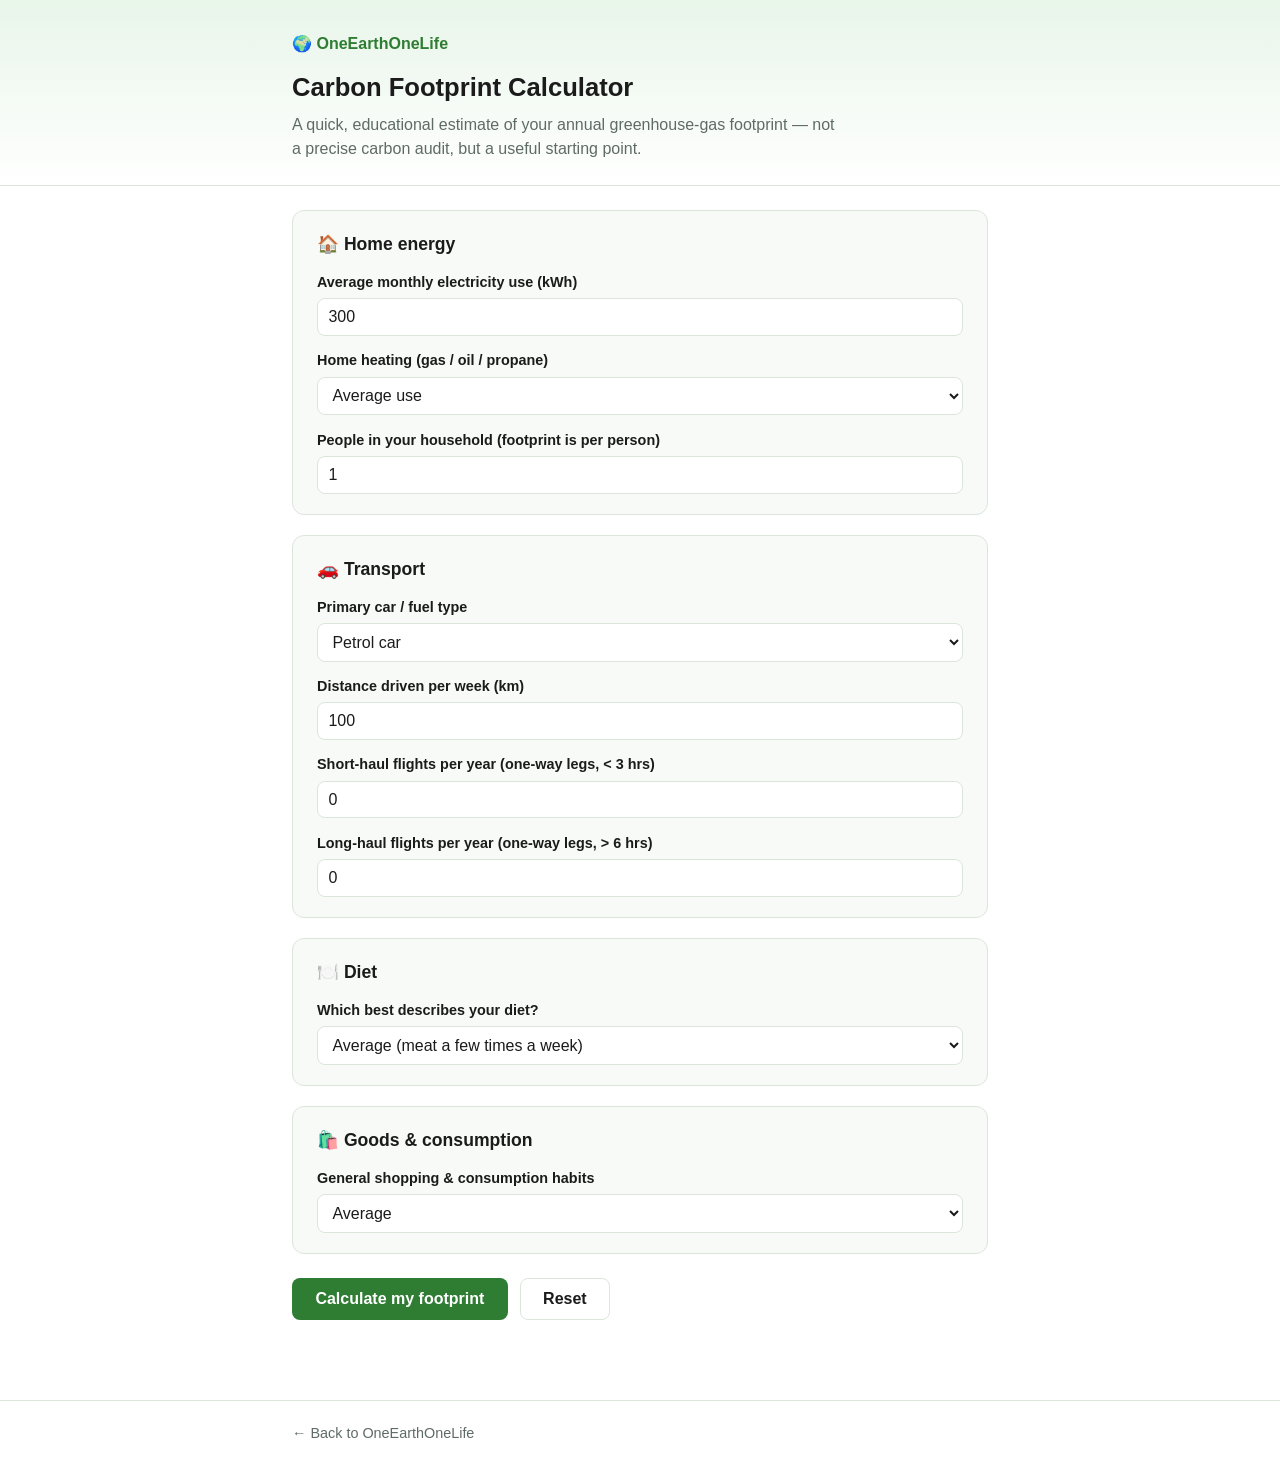
<file: carbon-footprint-calculator/index.html>
<!doctype html>
<html lang="en">
<head>
  <meta charset="UTF-8" />
  <meta name="viewport" content="width=device-width, initial-scale=1.0" />
  <title>Carbon Footprint Calculator · OneEarthOneLife</title>
  <meta name="description" content="Estimate your annual carbon footprint from home energy, transport, flights, diet, and consumption." />
  <link rel="icon" href="data:image/svg+xml,<svg xmlns=%22http://www.w3.org/2000/svg%22 viewBox=%220 0 64 64%22><circle cx=%2232%22 cy=%2232%22 r=%2230%22 fill=%22%232e7d32%22/></svg>" />
  <link rel="stylesheet" href="styles.css" />
</head>
<body>
  <header class="site-header">
    <div class="wrap">
      <a class="brand" href="../">🌍 OneEarthOneLife</a>
      <h1>Carbon Footprint Calculator</h1>
      <p class="subtitle">
        A quick, educational estimate of your annual greenhouse-gas footprint —
        not a precise carbon audit, but a useful starting point.
      </p>
    </div>
  </header>

  <main class="wrap">
    <form id="calculator" novalidate>
      <section class="card">
        <h2>🏠 Home energy</h2>

        <label for="electricity">Average monthly electricity use (kWh)</label>
        <input type="number" id="electricity" name="electricity" min="0" step="1" value="300" inputmode="numeric" />

        <label for="heating">Home heating (gas / oil / propane)</label>
        <select id="heating" name="heating">
          <option value="0">None / fully electric heat pump</option>
          <option value="0.6">Low use</option>
          <option value="1.6" selected>Average use</option>
          <option value="3.2">High use</option>
        </select>

        <label for="household">People in your household (footprint is per person)</label>
        <input type="number" id="household" name="household" min="1" step="1" value="1" inputmode="numeric" />
      </section>

      <section class="card">
        <h2>🚗 Transport</h2>

        <label for="carType">Primary car / fuel type</label>
        <select id="carType" name="carType">
          <option value="0">No car</option>
          <option value="0.192" selected>Petrol car</option>
          <option value="0.171">Diesel car</option>
          <option value="0.106">Hybrid car</option>
          <option value="0.053">Electric car</option>
        </select>

        <label for="carDistance">Distance driven per week (km)</label>
        <input type="number" id="carDistance" name="carDistance" min="0" step="1" value="100" inputmode="numeric" />

        <label for="shortFlights">Short-haul flights per year (one-way legs, &lt; 3 hrs)</label>
        <input type="number" id="shortFlights" name="shortFlights" min="0" step="1" value="0" inputmode="numeric" />

        <label for="longFlights">Long-haul flights per year (one-way legs, &gt; 6 hrs)</label>
        <input type="number" id="longFlights" name="longFlights" min="0" step="1" value="0" inputmode="numeric" />
      </section>

      <section class="card">
        <h2>🍽️ Diet</h2>

        <label for="diet">Which best describes your diet?</label>
        <select id="diet" name="diet">
          <option value="3.3">Meat-heavy (meat most meals)</option>
          <option value="2.5" selected>Average (meat a few times a week)</option>
          <option value="1.9">Low-meat / pescatarian</option>
          <option value="1.7">Vegetarian</option>
          <option value="1.5">Vegan</option>
        </select>
      </section>

      <section class="card">
        <h2>🛍️ Goods &amp; consumption</h2>

        <label for="consumption">General shopping &amp; consumption habits</label>
        <select id="consumption" name="consumption">
          <option value="0.5">Low — buy little, mostly secondhand/repaired</option>
          <option value="1.5" selected>Average</option>
          <option value="3">High — frequent new purchases</option>
        </select>
      </section>

      <div class="actions">
        <button type="submit" class="btn-primary">Calculate my footprint</button>
        <button type="reset" class="btn-secondary">Reset</button>
      </div>
    </form>

    <section id="results" class="card results" hidden aria-live="polite">
      <h2>Your estimated footprint</h2>
      <p class="total"><span id="totalValue">0</span> tonnes CO₂e / year</p>

      <div class="comparison">
        <div class="bar-row">
          <span>You</span>
          <div class="bar-track"><div id="barYou" class="bar bar-you"></div></div>
          <span id="barYouLabel"></span>
        </div>
        <div class="bar-row">
          <span>Global average</span>
          <div class="bar-track"><div class="bar bar-ref" style="width: 100%"></div></div>
          <span>4.7 t</span>
        </div>
        <div class="bar-row">
          <span>2030 Paris-aligned target</span>
          <div class="bar-track"><div class="bar bar-target" style="width: 48.9%"></div></div>
          <span>2.3 t</span>
        </div>
      </div>

      <h3>Breakdown</h3>
      <ul id="breakdown" class="breakdown"></ul>

      <p id="message" class="message"></p>

      <p><a id="treeOffsetLink" class="btn-secondary tree-link" href="../tree-offset/">See how many trees would offset this &rarr;</a></p>

      <p class="footnote">
        Estimates use commonly published average emission factors (EPA, DEFRA, IEA, and the
        Poore &amp; Nemecek 2018 diet-footprint study) and are meant for awareness, not precise
        accounting. Your actual footprint depends on your local electricity grid and many other
        factors. For deeper context, see the
        <a href="../water-footprint/">Water Footprint Calculator</a>,
        <a href="../earth-pulse/">Earth Pulse</a>, and
        <a href="../get-involved/">Get Involved</a> pages.
      </p>
    </section>
  </main>

  <footer class="site-footer">
    <div class="wrap">
      <a href="../">&larr; Back to OneEarthOneLife</a>
    </div>
  </footer>

  <script src="script.js"></script>
</body>
</html>
</file>
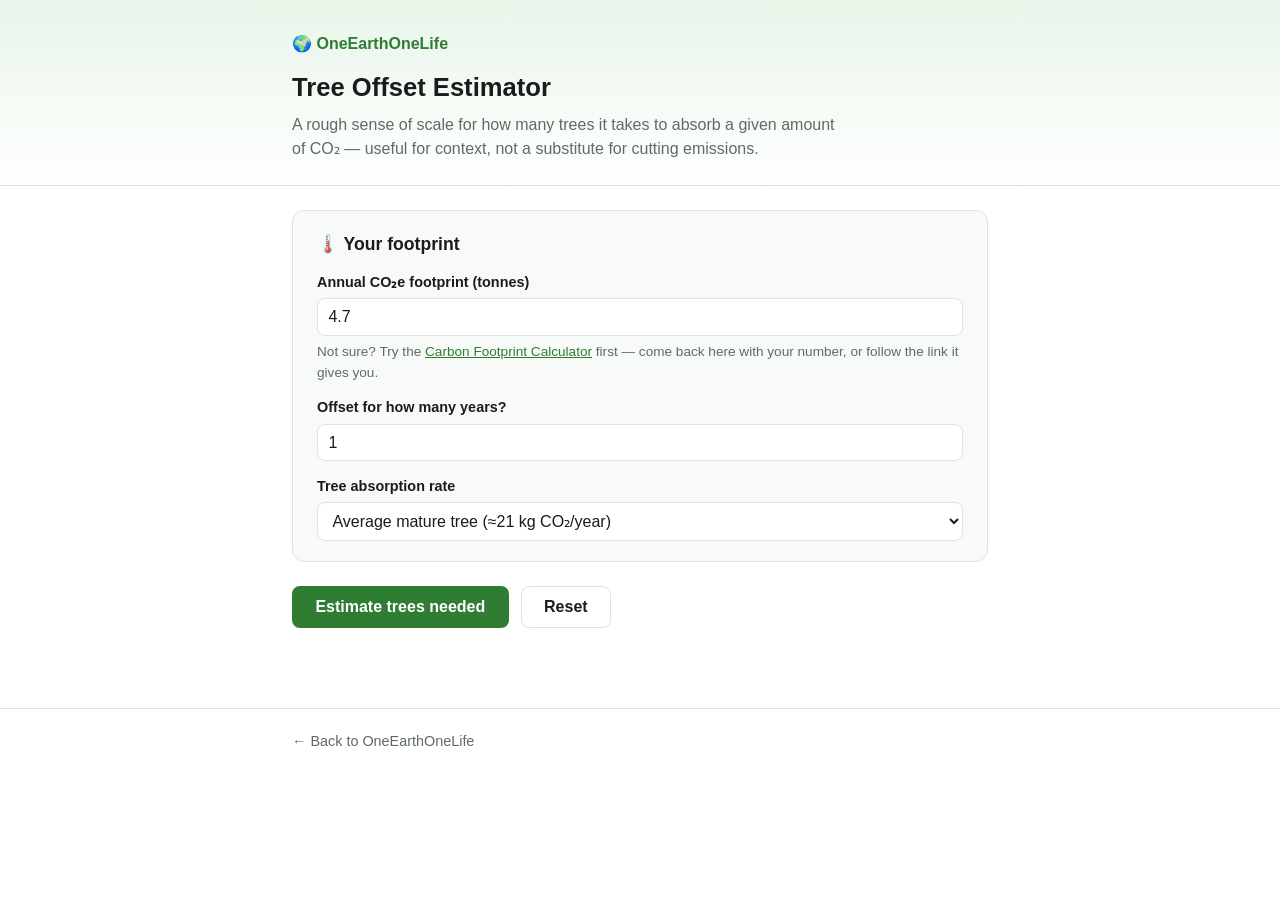
<file: tree-offset-estimator/index.html>
<!doctype html>
<html lang="en">
<head>
  <meta charset="UTF-8" />
  <meta name="viewport" content="width=device-width, initial-scale=1.0" />
  <title>Tree Offset Estimator · OneEarthOneLife</title>
  <meta name="description" content="Estimate roughly how many trees it would take to offset your annual carbon footprint." />
  <link rel="icon" href="data:image/svg+xml,<svg xmlns=%22http://www.w3.org/2000/svg%22 viewBox=%220 0 64 64%22><circle cx=%2232%22 cy=%2232%22 r=%2230%22 fill=%22%232e7d32%22/></svg>" />
  <link rel="stylesheet" href="styles.css" />
</head>
<body>
  <header class="site-header">
    <div class="wrap">
      <a class="brand" href="../">🌍 OneEarthOneLife</a>
      <h1>Tree Offset Estimator</h1>
      <p class="subtitle">
        A rough sense of scale for how many trees it takes to absorb a given amount of
        CO₂ — useful for context, not a substitute for cutting emissions.
      </p>
    </div>
  </header>

  <main class="wrap">
    <form id="calculator" novalidate>
      <section class="card">
        <h2>🌡️ Your footprint</h2>

        <label for="tonnes">Annual CO₂e footprint (tonnes)</label>
        <input type="number" id="tonnes" name="tonnes" min="0" step="0.1" value="4.7" inputmode="decimal" />
        <p class="hint">
          Not sure? Try the <a href="../calculator/">Carbon Footprint Calculator</a> first —
          come back here with your number, or follow the link it gives you.
        </p>

        <label for="years">Offset for how many years?</label>
        <input type="number" id="years" name="years" min="1" step="1" value="1" inputmode="numeric" />

        <label for="treeType">Tree absorption rate</label>
        <select id="treeType" name="treeType">
          <option value="10">Young / newly planted tree (≈10 kg CO₂/year)</option>
          <option value="21" selected>Average mature tree (≈21 kg CO₂/year)</option>
          <option value="35">Fast-growing / large mature tree (≈35 kg CO₂/year)</option>
        </select>
      </section>

      <div class="actions">
        <button type="submit" class="btn-primary">Estimate trees needed</button>
        <button type="reset" class="btn-secondary">Reset</button>
      </div>
    </form>

    <section id="results" class="card results" hidden aria-live="polite">
      <h2>Estimated trees needed</h2>
      <p class="total"><span id="treeCount">0</span> trees</p>

      <div id="treeGrid" class="tree-grid" aria-hidden="true"></div>

      <p id="message" class="message"></p>

      <p class="footnote">
        Based on a widely-cited rough average of ~21 kg CO₂ absorbed per year by a mature
        tree — actual absorption varies enormously by species, age, climate, and soil, and
        a newly planted tree takes years to decades to reach its mature absorption rate.
        Planting trees is valuable, but reducing emissions at the source matters more —
        see <a href="../get-involved/">Get Involved</a> and
        <a href="../resources/">Resources</a> for reputable reforestation organizations.
      </p>
    </section>
  </main>

  <footer class="site-footer">
    <div class="wrap">
      <a href="../">&larr; Back to OneEarthOneLife</a>
    </div>
  </footer>

  <script src="script.js"></script>
</body>
</html>
</file>
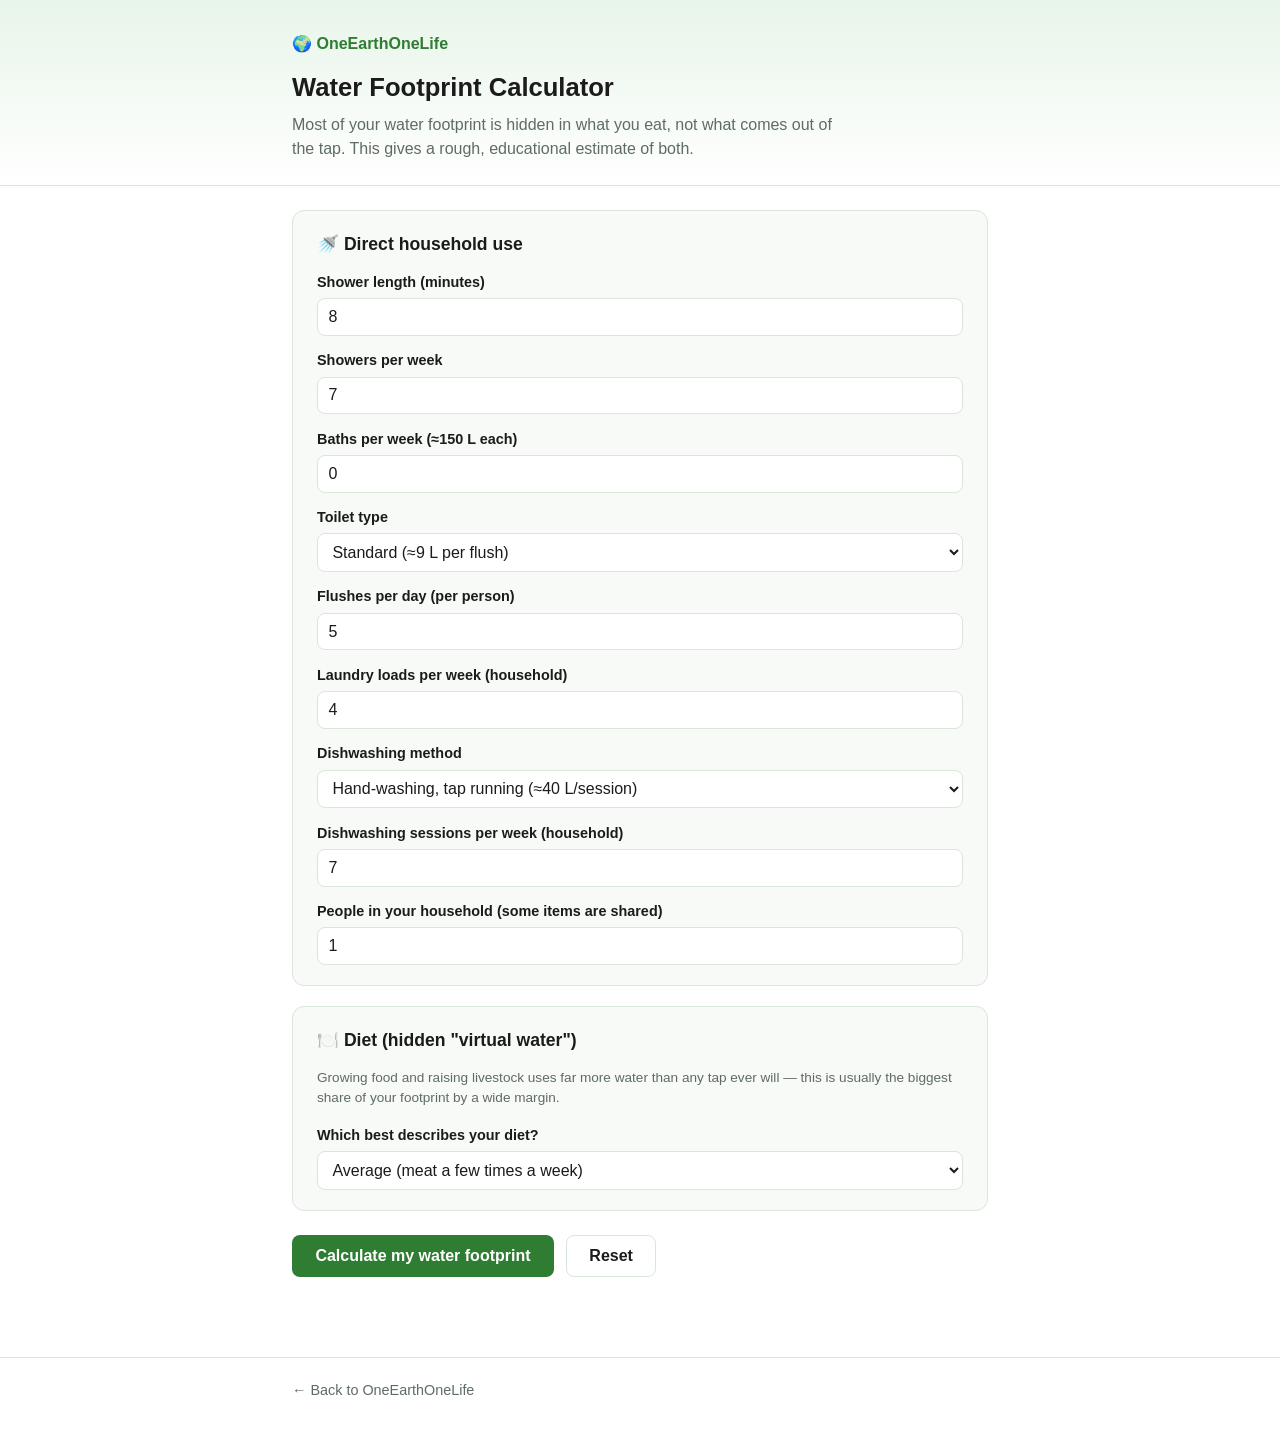
<file: water-footprint-calculator/index.html>
<!doctype html>
<html lang="en">
<head>
  <meta charset="UTF-8" />
  <meta name="viewport" content="width=device-width, initial-scale=1.0" />
  <title>Water Footprint Calculator · OneEarthOneLife</title>
  <meta name="description" content="Estimate your daily water footprint from direct household use and the hidden 'virtual water' in your diet." />
  <link rel="icon" href="data:image/svg+xml,<svg xmlns=%22http://www.w3.org/2000/svg%22 viewBox=%220 0 64 64%22><circle cx=%2232%22 cy=%2232%22 r=%2230%22 fill=%22%232e7d32%22/></svg>" />
  <link rel="stylesheet" href="styles.css" />
</head>
<body>
  <header class="site-header">
    <div class="wrap">
      <a class="brand" href="../">🌍 OneEarthOneLife</a>
      <h1>Water Footprint Calculator</h1>
      <p class="subtitle">
        Most of your water footprint is hidden in what you eat, not what comes out of the
        tap. This gives a rough, educational estimate of both.
      </p>
    </div>
  </header>

  <main class="wrap">
    <form id="calculator" novalidate>
      <section class="card">
        <h2>🚿 Direct household use</h2>

        <label for="showerMinutes">Shower length (minutes)</label>
        <input type="number" id="showerMinutes" name="showerMinutes" min="0" step="1" value="8" inputmode="numeric" />

        <label for="showersPerWeek">Showers per week</label>
        <input type="number" id="showersPerWeek" name="showersPerWeek" min="0" step="1" value="7" inputmode="numeric" />

        <label for="bathsPerWeek">Baths per week (≈150 L each)</label>
        <input type="number" id="bathsPerWeek" name="bathsPerWeek" min="0" step="1" value="0" inputmode="numeric" />

        <label for="toilet">Toilet type</label>
        <select id="toilet" name="toilet">
          <option value="6">Efficient / low-flow (≈6 L per flush)</option>
          <option value="9" selected>Standard (≈9 L per flush)</option>
          <option value="13">Older / high-flow (≈13 L per flush)</option>
        </select>

        <label for="flushesPerDay">Flushes per day (per person)</label>
        <input type="number" id="flushesPerDay" name="flushesPerDay" min="0" step="1" value="5" inputmode="numeric" />

        <label for="laundryLoads">Laundry loads per week (household)</label>
        <input type="number" id="laundryLoads" name="laundryLoads" min="0" step="1" value="4" inputmode="numeric" />

        <label for="dishwashing">Dishwashing method</label>
        <select id="dishwashing" name="dishwashing">
          <option value="15">Dishwasher, efficient (≈15 L/load)</option>
          <option value="40" selected>Hand-washing, tap running (≈40 L/session)</option>
          <option value="20">Hand-washing, basin (≈20 L/session)</option>
        </select>

        <label for="dishSessions">Dishwashing sessions per week (household)</label>
        <input type="number" id="dishSessions" name="dishSessions" min="0" step="1" value="7" inputmode="numeric" />

        <label for="household">People in your household (some items are shared)</label>
        <input type="number" id="household" name="household" min="1" step="1" value="1" inputmode="numeric" />
      </section>

      <section class="card">
        <h2>🍽️ Diet (hidden "virtual water")</h2>
        <p class="hint">
          Growing food and raising livestock uses far more water than any tap ever will —
          this is usually the biggest share of your footprint by a wide margin.
        </p>

        <label for="diet">Which best describes your diet?</label>
        <select id="diet" name="diet">
          <option value="5000">Meat-heavy (meat most meals)</option>
          <option value="3800" selected>Average (meat a few times a week)</option>
          <option value="2900">Low-meat / pescatarian</option>
          <option value="2600">Vegetarian</option>
          <option value="2000">Vegan</option>
        </select>
      </section>

      <div class="actions">
        <button type="submit" class="btn-primary">Calculate my water footprint</button>
        <button type="reset" class="btn-secondary">Reset</button>
      </div>
    </form>

    <section id="results" class="card results" hidden aria-live="polite">
      <h2>Your estimated daily water footprint</h2>

      <div class="totals">
        <div class="total-block">
          <span class="total-label">Direct household use</span>
          <span class="total-value" id="directValue">0</span>
          <span class="total-unit">L / day</span>
        </div>
        <div class="total-block">
          <span class="total-label">Dietary (virtual water)</span>
          <span class="total-value" id="dietValue">0</span>
          <span class="total-unit">L / day</span>
        </div>
        <div class="total-block total-block--combined">
          <span class="total-label">Combined total</span>
          <span class="total-value" id="totalValue">0</span>
          <span class="total-unit">L / day (<span id="totalGallons">0</span> gal)</span>
        </div>
      </div>

      <h3>Direct-use breakdown</h3>
      <ul id="breakdown" class="breakdown"></ul>

      <p id="message" class="message"></p>

      <p class="footnote">
        Direct-use figures use commonly published fixture and appliance averages. Dietary
        "virtual water" figures are rough per-day averages adapted from water-footprint
        research (Hoekstra &amp; Mekonnen) and vary widely by specific foods and where
        they're grown — treat these as order-of-magnitude estimates for awareness, not a
        precise water audit. See the
        <a href="../calculator/">Carbon Footprint Calculator</a> and
        <a href="../get-involved/">Get Involved</a> for more.
      </p>
    </section>
  </main>

  <footer class="site-footer">
    <div class="wrap">
      <a href="../">&larr; Back to OneEarthOneLife</a>
    </div>
  </footer>

  <script src="script.js"></script>
</body>
</html>
</file>
<file: carbon-footprint-calculator/styles.css>
:root {
  color-scheme: light dark;
  --green-600: #2e7d32;
  --green-500: #43a047;
  --green-100: #e8f5e9;
  --bg: #ffffff;
  --fg: #1b1b1b;
  --muted: #5f6b66;
  --card-bg: #f7faf7;
  --border: #dbe6db;
  --track: #e5eee5;
  --target: #ffb300;
}

@media (prefers-color-scheme: dark) {
  :root {
    --bg: #121712;
    --fg: #eef3ee;
    --muted: #a7b5ac;
    --card-bg: #1a201a;
    --border: #2a352a;
    --track: #232b23;
  }
}

* {
  box-sizing: border-box;
}

body {
  margin: 0;
  font-family: -apple-system, BlinkMacSystemFont, "Segoe UI", Roboto, Helvetica, Arial, sans-serif;
  background: var(--bg);
  color: var(--fg);
  line-height: 1.5;
}

.wrap {
  max-width: 46rem;
  margin: 0 auto;
  padding: 0 1.25rem;
}

.site-header {
  background: linear-gradient(180deg, var(--green-100), transparent);
  padding: 2rem 0 1.5rem;
  border-bottom: 1px solid var(--border);
}

@media (prefers-color-scheme: dark) {
  .site-header {
    background: linear-gradient(180deg, rgba(46, 125, 50, 0.15), transparent);
  }
}

.brand {
  display: inline-block;
  color: var(--green-600);
  text-decoration: none;
  font-weight: 600;
  margin-bottom: 0.75rem;
}

.site-header h1 {
  margin: 0 0 0.4rem;
  font-size: 1.6rem;
}

.subtitle {
  margin: 0;
  color: var(--muted);
  max-width: 34rem;
}

main.wrap {
  padding-top: 1.5rem;
  padding-bottom: 3rem;
}

.card {
  background: var(--card-bg);
  border: 1px solid var(--border);
  border-radius: 0.75rem;
  padding: 1.25rem 1.5rem;
  margin-bottom: 1.25rem;
}

.card h2 {
  margin-top: 0;
  font-size: 1.1rem;
}

label {
  display: block;
  font-size: 0.9rem;
  font-weight: 600;
  margin: 0.9rem 0 0.3rem;
}

label:first-of-type {
  margin-top: 0.4rem;
}

input[type="number"],
select {
  width: 100%;
  padding: 0.55rem 0.65rem;
  font-size: 1rem;
  border: 1px solid var(--border);
  border-radius: 0.5rem;
  background: var(--bg);
  color: var(--fg);
}

.actions {
  display: flex;
  gap: 0.75rem;
  flex-wrap: wrap;
  margin: 1.5rem 0 2rem;
}

button {
  font-size: 1rem;
  font-weight: 600;
  padding: 0.7rem 1.4rem;
  border-radius: 0.5rem;
  border: 1px solid transparent;
  cursor: pointer;
}

.btn-primary {
  background: var(--green-600);
  color: white;
}

.btn-primary:hover {
  background: var(--green-500);
}

.btn-secondary {
  background: transparent;
  border-color: var(--border);
  color: var(--fg);
}

.results .total {
  font-size: 2rem;
  font-weight: 700;
  color: var(--green-600);
  margin: 0.25rem 0 1.25rem;
}

.comparison {
  margin: 1rem 0 1.5rem;
}

.bar-row {
  display: grid;
  grid-template-columns: 8.5rem 1fr 3.2rem;
  align-items: center;
  gap: 0.6rem;
  margin-bottom: 0.6rem;
  font-size: 0.85rem;
}

.bar-track {
  background: var(--track);
  border-radius: 999px;
  height: 0.6rem;
  overflow: hidden;
}

.bar {
  height: 100%;
  border-radius: 999px;
}

.bar-you {
  background: var(--green-600);
}

.bar-ref {
  background: var(--muted);
  opacity: 0.5;
}

.bar-target {
  background: var(--target);
  opacity: 0.7;
}

.breakdown {
  list-style: none;
  padding: 0;
  margin: 0.5rem 0 1.25rem;
}

.breakdown li {
  display: flex;
  justify-content: space-between;
  padding: 0.4rem 0;
  border-bottom: 1px dashed var(--border);
  font-size: 0.95rem;
}

.message {
  background: var(--green-100);
  border-radius: 0.5rem;
  padding: 0.9rem 1rem;
  font-weight: 600;
}

@media (prefers-color-scheme: dark) {
  .message {
    background: rgba(67, 160, 71, 0.15);
  }
}

.footnote {
  color: var(--muted);
  font-size: 0.82rem;
  margin-top: 1.25rem;
}

.footnote a {
  color: var(--green-600);
}

.site-footer {
  border-top: 1px solid var(--border);
  padding: 1.25rem 0 2rem;
}

.site-footer a {
  color: var(--muted);
  text-decoration: none;
  font-size: 0.9rem;
}

.site-footer a:hover {
  color: var(--green-600);
}
</file>
<file: tree-offset-estimator/styles.css>
:root {
  color-scheme: light dark;
  --green-600: #2e7d32;
  --green-500: #43a047;
  --green-100: #e8f5e9;
  --bg: #ffffff;
  --fg: #1b1b1b;
  --muted: #5f6b66;
  --card-bg: #f7faf7;
  --border: #dbe6db;
  --track: #e5eee5;
  --target: #ffb300;
}

@media (prefers-color-scheme: dark) {
  :root {
    --bg: #121712;
    --fg: #eef3ee;
    --muted: #a7b5ac;
    --card-bg: #1a201a;
    --border: #2a352a;
    --track: #232b23;
  }
}

* {
  box-sizing: border-box;
}

body {
  margin: 0;
  font-family: -apple-system, BlinkMacSystemFont, "Segoe UI", Roboto, Helvetica, Arial, sans-serif;
  background: var(--bg);
  color: var(--fg);
  line-height: 1.5;
}

.wrap {
  max-width: 46rem;
  margin: 0 auto;
  padding: 0 1.25rem;
}

.site-header {
  background: linear-gradient(180deg, var(--green-100), transparent);
  padding: 2rem 0 1.5rem;
  border-bottom: 1px solid var(--border);
}

@media (prefers-color-scheme: dark) {
  .site-header {
    background: linear-gradient(180deg, rgba(46, 125, 50, 0.15), transparent);
  }
}

.brand {
  display: inline-block;
  color: var(--green-600);
  text-decoration: none;
  font-weight: 600;
  margin-bottom: 0.75rem;
}

.site-header h1 {
  margin: 0 0 0.4rem;
  font-size: 1.6rem;
}

.subtitle {
  margin: 0;
  color: var(--muted);
  max-width: 34rem;
}

main.wrap {
  padding-top: 1.5rem;
  padding-bottom: 3rem;
}

.card {
  background: var(--card-bg);
  border: 1px solid var(--border);
  border-radius: 0.75rem;
  padding: 1.25rem 1.5rem;
  margin-bottom: 1.25rem;
}

.card h2 {
  margin-top: 0;
  font-size: 1.1rem;
}

label {
  display: block;
  font-size: 0.9rem;
  font-weight: 600;
  margin: 0.9rem 0 0.3rem;
}

label:first-of-type {
  margin-top: 0.4rem;
}

input[type="number"],
select {
  width: 100%;
  padding: 0.55rem 0.65rem;
  font-size: 1rem;
  border: 1px solid var(--border);
  border-radius: 0.5rem;
  background: var(--bg);
  color: var(--fg);
}

.actions {
  display: flex;
  gap: 0.75rem;
  flex-wrap: wrap;
  margin: 1.5rem 0 2rem;
}

button {
  font-size: 1rem;
  font-weight: 600;
  padding: 0.7rem 1.4rem;
  border-radius: 0.5rem;
  border: 1px solid transparent;
  cursor: pointer;
}

.btn-primary {
  background: var(--green-600);
  color: white;
}

.btn-primary:hover {
  background: var(--green-500);
}

.btn-secondary {
  background: transparent;
  border-color: var(--border);
  color: var(--fg);
}

.results .total {
  font-size: 2rem;
  font-weight: 700;
  color: var(--green-600);
  margin: 0.25rem 0 1.25rem;
}

.hint {
  color: var(--muted);
  font-size: 0.85rem;
  margin: 0.4rem 0 0;
}

.hint a {
  color: var(--green-600);
}

.tree-grid {
  font-size: 1.4rem;
  line-height: 1.9;
  letter-spacing: 0.15rem;
  word-break: break-all;
  margin-bottom: 1.25rem;
}

.tree-grid .more {
  display: block;
  font-size: 0.85rem;
  color: var(--muted);
  letter-spacing: normal;
  margin-top: 0.4rem;
}

.comparison {
  margin: 1rem 0 1.5rem;
}

.bar-row {
  display: grid;
  grid-template-columns: 8.5rem 1fr 3.2rem;
  align-items: center;
  gap: 0.6rem;
  margin-bottom: 0.6rem;
  font-size: 0.85rem;
}

.bar-track {
  background: var(--track);
  border-radius: 999px;
  height: 0.6rem;
  overflow: hidden;
}

.bar {
  height: 100%;
  border-radius: 999px;
}

.bar-you {
  background: var(--green-600);
}

.bar-ref {
  background: var(--muted);
  opacity: 0.5;
}

.bar-target {
  background: var(--target);
  opacity: 0.7;
}

.breakdown {
  list-style: none;
  padding: 0;
  margin: 0.5rem 0 1.25rem;
}

.breakdown li {
  display: flex;
  justify-content: space-between;
  padding: 0.4rem 0;
  border-bottom: 1px dashed var(--border);
  font-size: 0.95rem;
}

.message {
  background: var(--green-100);
  border-radius: 0.5rem;
  padding: 0.9rem 1rem;
  font-weight: 600;
}

@media (prefers-color-scheme: dark) {
  .message {
    background: rgba(67, 160, 71, 0.15);
  }
}

.footnote {
  color: var(--muted);
  font-size: 0.82rem;
  margin-top: 1.25rem;
}

.footnote a {
  color: var(--green-600);
}

.site-footer {
  border-top: 1px solid var(--border);
  padding: 1.25rem 0 2rem;
}

.site-footer a {
  color: var(--muted);
  text-decoration: none;
  font-size: 0.9rem;
}

.site-footer a:hover {
  color: var(--green-600);
}
</file>
<file: water-footprint-calculator/styles.css>
:root {
  color-scheme: light dark;
  --green-600: #2e7d32;
  --green-500: #43a047;
  --green-100: #e8f5e9;
  --bg: #ffffff;
  --fg: #1b1b1b;
  --muted: #5f6b66;
  --card-bg: #f7faf7;
  --border: #dbe6db;
  --track: #e5eee5;
  --target: #ffb300;
}

@media (prefers-color-scheme: dark) {
  :root {
    --bg: #121712;
    --fg: #eef3ee;
    --muted: #a7b5ac;
    --card-bg: #1a201a;
    --border: #2a352a;
    --track: #232b23;
  }
}

* {
  box-sizing: border-box;
}

body {
  margin: 0;
  font-family: -apple-system, BlinkMacSystemFont, "Segoe UI", Roboto, Helvetica, Arial, sans-serif;
  background: var(--bg);
  color: var(--fg);
  line-height: 1.5;
}

.wrap {
  max-width: 46rem;
  margin: 0 auto;
  padding: 0 1.25rem;
}

.site-header {
  background: linear-gradient(180deg, var(--green-100), transparent);
  padding: 2rem 0 1.5rem;
  border-bottom: 1px solid var(--border);
}

@media (prefers-color-scheme: dark) {
  .site-header {
    background: linear-gradient(180deg, rgba(46, 125, 50, 0.15), transparent);
  }
}

.brand {
  display: inline-block;
  color: var(--green-600);
  text-decoration: none;
  font-weight: 600;
  margin-bottom: 0.75rem;
}

.site-header h1 {
  margin: 0 0 0.4rem;
  font-size: 1.6rem;
}

.subtitle {
  margin: 0;
  color: var(--muted);
  max-width: 34rem;
}

main.wrap {
  padding-top: 1.5rem;
  padding-bottom: 3rem;
}

.card {
  background: var(--card-bg);
  border: 1px solid var(--border);
  border-radius: 0.75rem;
  padding: 1.25rem 1.5rem;
  margin-bottom: 1.25rem;
}

.card h2 {
  margin-top: 0;
  font-size: 1.1rem;
}

label {
  display: block;
  font-size: 0.9rem;
  font-weight: 600;
  margin: 0.9rem 0 0.3rem;
}

label:first-of-type {
  margin-top: 0.4rem;
}

input[type="number"],
select {
  width: 100%;
  padding: 0.55rem 0.65rem;
  font-size: 1rem;
  border: 1px solid var(--border);
  border-radius: 0.5rem;
  background: var(--bg);
  color: var(--fg);
}

.actions {
  display: flex;
  gap: 0.75rem;
  flex-wrap: wrap;
  margin: 1.5rem 0 2rem;
}

button {
  font-size: 1rem;
  font-weight: 600;
  padding: 0.7rem 1.4rem;
  border-radius: 0.5rem;
  border: 1px solid transparent;
  cursor: pointer;
}

.btn-primary {
  background: var(--green-600);
  color: white;
}

.btn-primary:hover {
  background: var(--green-500);
}

.btn-secondary {
  background: transparent;
  border-color: var(--border);
  color: var(--fg);
}

.results .total {
  font-size: 2rem;
  font-weight: 700;
  color: var(--green-600);
  margin: 0.25rem 0 1.25rem;
}

.hint {
  color: var(--muted);
  font-size: 0.85rem;
  margin: 0.4rem 0 1rem;
}

.totals {
  display: grid;
  grid-template-columns: repeat(auto-fit, minmax(9.5rem, 1fr));
  gap: 0.75rem;
  margin: 0.75rem 0 1.5rem;
}

.total-block {
  display: flex;
  flex-direction: column;
  gap: 0.15rem;
  padding: 0.9rem 1rem;
  border-radius: 0.6rem;
  background: var(--track);
}

.total-block--combined {
  background: var(--green-100);
}

@media (prefers-color-scheme: dark) {
  .total-block--combined {
    background: rgba(67, 160, 71, 0.15);
  }
}

.total-label {
  font-size: 0.8rem;
  color: var(--muted);
  font-weight: 600;
}

.total-value {
  font-size: 1.7rem;
  font-weight: 700;
  color: var(--green-600);
}

.total-unit {
  font-size: 0.78rem;
  color: var(--muted);
}

.comparison {
  margin: 1rem 0 1.5rem;
}

.bar-row {
  display: grid;
  grid-template-columns: 8.5rem 1fr 3.2rem;
  align-items: center;
  gap: 0.6rem;
  margin-bottom: 0.6rem;
  font-size: 0.85rem;
}

.bar-track {
  background: var(--track);
  border-radius: 999px;
  height: 0.6rem;
  overflow: hidden;
}

.bar {
  height: 100%;
  border-radius: 999px;
}

.bar-you {
  background: var(--green-600);
}

.bar-ref {
  background: var(--muted);
  opacity: 0.5;
}

.bar-target {
  background: var(--target);
  opacity: 0.7;
}

.breakdown {
  list-style: none;
  padding: 0;
  margin: 0.5rem 0 1.25rem;
}

.breakdown li {
  display: flex;
  justify-content: space-between;
  padding: 0.4rem 0;
  border-bottom: 1px dashed var(--border);
  font-size: 0.95rem;
}

.message {
  background: var(--green-100);
  border-radius: 0.5rem;
  padding: 0.9rem 1rem;
  font-weight: 600;
}

@media (prefers-color-scheme: dark) {
  .message {
    background: rgba(67, 160, 71, 0.15);
  }
}

.footnote {
  color: var(--muted);
  font-size: 0.82rem;
  margin-top: 1.25rem;
}

.footnote a {
  color: var(--green-600);
}

.site-footer {
  border-top: 1px solid var(--border);
  padding: 1.25rem 0 2rem;
}

.site-footer a {
  color: var(--muted);
  text-decoration: none;
  font-size: 0.9rem;
}

.site-footer a:hover {
  color: var(--green-600);
}
</file>
